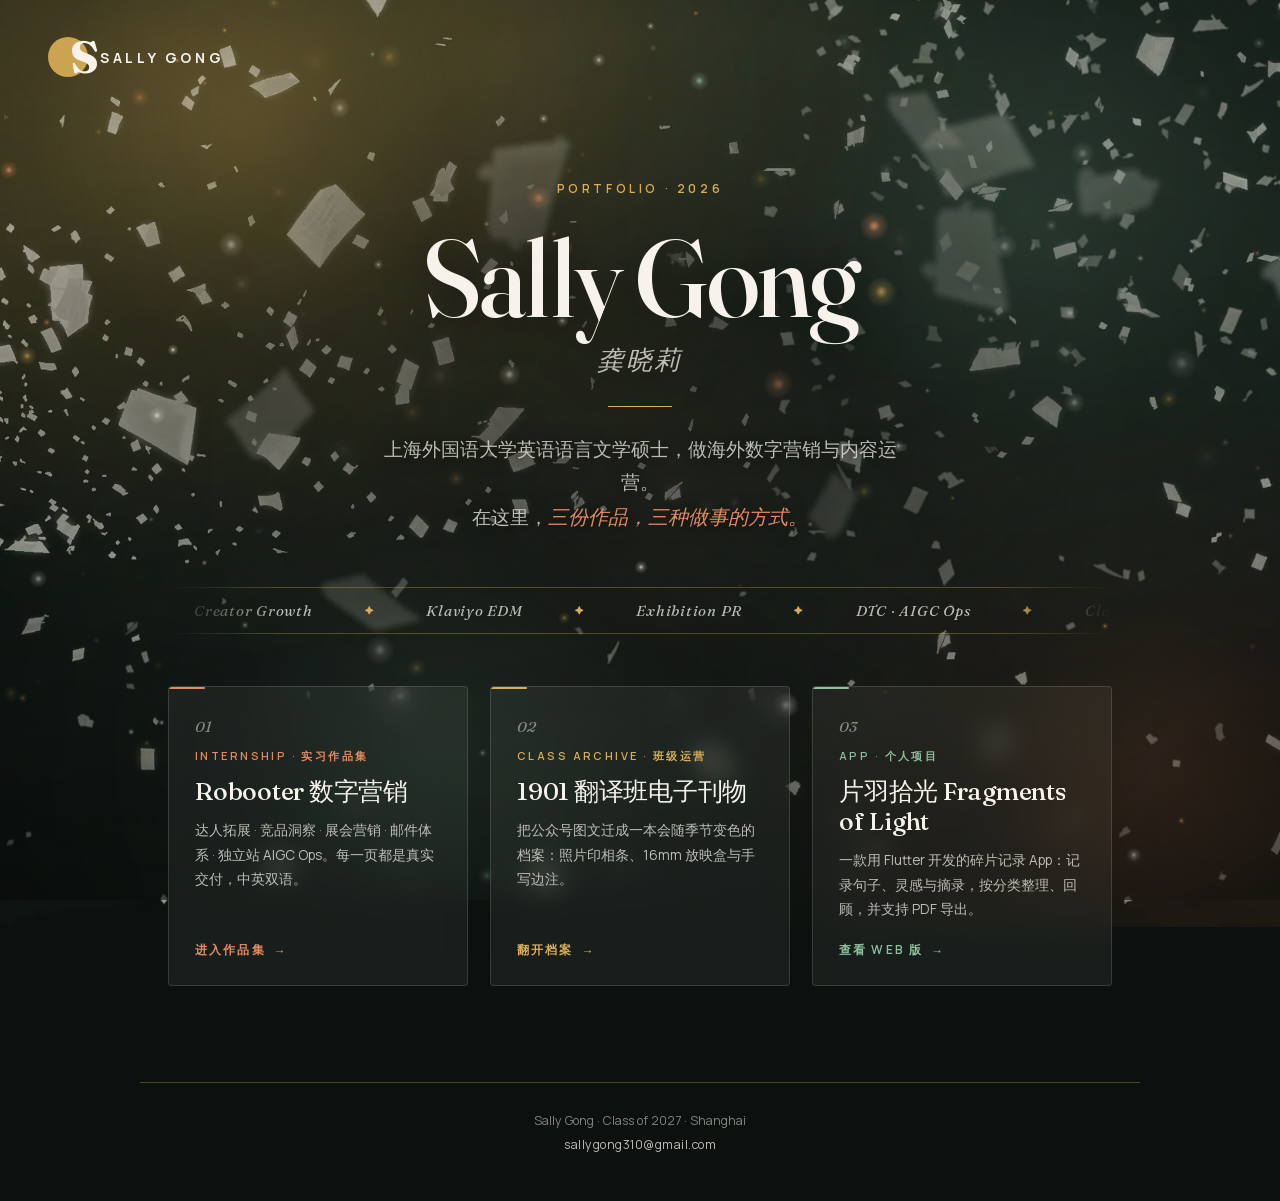
<file: index.html>
<!DOCTYPE html>
<html lang="zh-CN">
<head>
<meta charset="UTF-8">
<meta name="viewport" content="width=device-width, initial-scale=1.0">
<meta name="theme-color" content="#0c110f">
<title>龚晓莉 Sally Gong — Portfolio</title>
<link rel="icon" href="data:image/svg+xml,%3Csvg xmlns='http://www.w3.org/2000/svg' viewBox='0 0 64 64'%3E%3Crect width='64' height='64' rx='14' fill='%230c110f'/%3E%3Ccircle cx='24' cy='32' r='15' fill='%23D9AE56'/%3E%3Ctext x='40' y='47' font-family='Georgia,serif' font-weight='700' font-size='38' fill='%23F7F3EC' text-anchor='middle'%3ES%3C/text%3E%3C/svg%3E">
<meta name="description" content="Sally Gong 的个人网站：海外数字营销作品集、1901 翻译班电子刊物与片羽拾光 App。">
<link rel="preload" as="image" href="papers-bg.webp" media="(min-width:900px)">
<style>
@font-face{font-family:'Fraunces';font-style:normal;font-weight:300 700;font-display:swap;src:url('fonts/fraunces-latin.woff2') format('woff2');}
@font-face{font-family:'Fraunces';font-style:italic;font-weight:300 700;font-display:swap;src:url('fonts/fraunces-italic-latin.woff2') format('woff2');}
@font-face{font-family:'Manrope';font-style:normal;font-weight:200 800;font-display:swap;src:url('fonts/manrope-latin.woff2') format('woff2');}

:root{
  --night:#0c110f; --cream:#F7F3EC;
  --tx:#F7F3EC; --tx2:rgba(247,243,236,.74); --tx3:rgba(247,243,236,.5);
  --gold:#D9AE56; --gold-dim:rgba(217,174,86,.32);
  --terra:#B4552D; --terra-l:#E58B63; --sage-l:#8FBF9E;
  --line:rgba(247,243,236,.14);
  --font:"Manrope",-apple-system,BlinkMacSystemFont,"SF Pro Text","PingFang SC","Hiragino Sans GB","Microsoft YaHei",sans-serif;
  --serif:"Fraunces","Songti SC","Noto Serif SC",Georgia,serif;
  --ease:cubic-bezier(.22,.61,.36,1);
}
*{margin:0;padding:0;box-sizing:border-box;}
html{scroll-behavior:smooth;background:var(--night);}
body{
  position:relative;isolation:isolate;
  font-family:var(--font);color:var(--tx);background:var(--night);
  min-height:100vh;display:flex;flex-direction:column;align-items:center;
  -webkit-font-smoothing:antialiased;
}
::selection{background:rgba(217,174,86,.3);}

/* ---- Layer 1 · scene (outpainted paper-storm photo) ---- */
.bg{position:fixed;inset:-3%;z-index:-4;pointer-events:none;
  background:var(--night) url(papers-bg-sm.webp) 18% 40%/cover no-repeat;
  transform:translate3d(calc(var(--px,0) * -16px),calc(var(--py,0) * -10px),0);
  animation:kb 70s ease-in-out infinite alternate;will-change:transform;}
@media (min-width:900px){.bg{background-image:url(papers-bg.webp);}}
@keyframes kb{from{scale:1;}to{scale:1.07;}}

/* ---- Layer 2 · dark veil ---- */
.veil{position:fixed;inset:0;z-index:-3;pointer-events:none;
  background:
    radial-gradient(70% 55% at 50% 40%,rgba(8,12,10,.62),rgba(8,12,10,0) 75%),
    radial-gradient(120% 90% at 50% 45%,rgba(8,12,10,0) 45%,rgba(6,9,8,.7) 100%),
    linear-gradient(180deg,rgba(8,12,10,.28) 0%,rgba(8,12,10,.5) 100%);}

/* ---- Layer 3 · nebula particles ---- */
.nebula{position:fixed;inset:0;width:100%;height:100%;z-index:-2;pointer-events:none;}

/* ---- Layer 4 · grain ---- */
body::after{content:"";position:fixed;inset:0;z-index:60;pointer-events:none;opacity:.08;mix-blend-mode:overlay;background:url(grain.png) 0 0/200px 200px;}
.progress{position:fixed;top:0;left:0;right:0;height:2px;background:linear-gradient(90deg,var(--terra),var(--gold));z-index:61;transform:scaleX(0);transform-origin:left;display:none;}
@supports (animation-timeline:scroll()){.progress{display:block;animation:fill linear both;animation-timeline:scroll(root);}}
@keyframes fill{to{transform:scaleX(1);}}

/* ---- Logo · top left ---- */
.top{position:absolute;top:0;left:0;right:0;z-index:5;padding:28px clamp(20px,4vw,48px);}
.logo{display:inline-flex;align-items:center;gap:0;text-decoration:none;color:var(--tx);border-radius:6px;}
.mark{position:relative;display:block;width:52px;height:58px;flex:none;}
.disc{position:absolute;left:0;top:9px;width:40px;height:40px;border-radius:50%;background:var(--gold);opacity:.92;
  animation:pop .9s var(--ease) .1s backwards;transition:transform .55s var(--ease);}
.ltr{position:absolute;left:22px;top:0;font-family:var(--serif);font-optical-sizing:auto;font-weight:700;font-size:46px;line-height:58px;letter-spacing:-.02em;color:var(--cream);
  animation:fade .8s ease .5s backwards;transition:transform .55s var(--ease);}
.logo-name{font-size:14px;font-weight:700;letter-spacing:.26em;text-transform:uppercase;white-space:nowrap;
  animation:slide .9s var(--ease) .65s backwards;}
.logo:hover .disc{transform:translate(-3px,-1px);}
.logo:hover .ltr{transform:translateX(3px);}
@keyframes pop{from{transform:scale(.4);opacity:0;}}
@keyframes fade{from{opacity:0;transform:translateY(6px);}}
@keyframes slide{from{opacity:0;transform:translateX(-10px);}}
@media (max-width:520px){.mark{transform:scale(.85);transform-origin:left center;margin-right:-8px;}.logo-name{font-size:12.5px;letter-spacing:.2em;}}

/* ---- Hero ---- */
.wrap{width:min(1000px,100%);padding:clamp(120px,20vh,190px) 28px 24px;text-align:center;}
.mast{font-size:12px;font-weight:600;letter-spacing:.3em;text-transform:uppercase;color:var(--gold);}
h1{font-family:var(--serif);font-optical-sizing:auto;font-weight:500;
  font-size:clamp(52px,9.4vw,108px);line-height:1.02;letter-spacing:-.025em;margin-top:26px;text-shadow:0 2px 40px rgba(8,12,10,.5);}
h1 .zh{display:block;font-size:clamp(18px,2.6vw,26px);font-style:italic;font-weight:400;
  color:var(--tx2);margin-top:14px;letter-spacing:.1em;}
.rule{width:64px;height:1px;background:var(--gold);margin:32px auto 0;transform-origin:center;transform:scaleX(0);animation:grow .9s var(--ease) 1.2s forwards;}
@keyframes grow{to{transform:scaleX(1);}}
.claim{margin:26px auto 0;max-width:50ch;font-size:clamp(16px,2.1vw,18.5px);line-height:1.8;color:var(--tx2);text-shadow:0 1px 18px rgba(8,12,10,.7);}
.claim em{font-family:var(--serif);font-style:italic;color:var(--terra-l);font-size:1.08em;}

/* ---- Marquee ---- */
.marquee{margin:52px auto 0;overflow:hidden;border-top:1px solid var(--gold-dim);border-bottom:1px solid var(--gold-dim);padding:13px 0;
  -webkit-mask-image:linear-gradient(90deg,transparent,#000 12%,#000 88%,transparent);mask-image:linear-gradient(90deg,transparent,#000 12%,#000 88%,transparent);}
.marquee-track{display:flex;width:max-content;animation:scroll 48s linear infinite;}
.marquee:hover .marquee-track{animation-play-state:paused;}
.marquee span{font-family:var(--serif);font-style:italic;font-size:15px;letter-spacing:.05em;color:var(--tx2);padding:0 26px;white-space:nowrap;}
.marquee span::after{content:"✦";font-style:normal;font-size:9px;color:var(--gold);margin-left:52px;vertical-align:2px;}
@keyframes scroll{to{transform:translateX(-50%);}}

/* ---- Entries ---- */
.entries{display:grid;grid-template-columns:repeat(3,1fr);gap:22px;margin-top:52px;text-align:left;}
@media (max-width:860px){.entries{grid-template-columns:1fr;max-width:520px;margin-left:auto;margin-right:auto;}}
@property --o{syntax:"<number>";inherits:false;initial-value:0;}
.card{--c:var(--terra-l);--mx:50%;--my:50%;--o:0;position:relative;display:flex;flex-direction:column;gap:12px;
  background-color:rgba(247,243,236,.055);
  background-image:radial-gradient(300px circle at var(--mx) var(--my),rgba(217,174,86,calc(var(--o) * .15)),transparent 70%);
  -webkit-backdrop-filter:blur(14px) saturate(1.15);backdrop-filter:blur(14px) saturate(1.15);
  border:1px solid var(--line);border-radius:4px;padding:30px 26px 26px;
  text-decoration:none;color:var(--tx);overflow:hidden;
  transition:transform .35s var(--ease),box-shadow .35s ease,border-color .35s ease,background-color .35s ease,--o .4s ease;}
.card::before{content:"";position:absolute;left:0;top:0;height:2px;width:100%;background:var(--c);transform:scaleX(.12);transform-origin:left;transition:transform .45s var(--ease);}
.card::after{content:"";position:absolute;inset:9px;pointer-events:none;opacity:0;transition:opacity .35s ease;
  --k:linear-gradient(var(--c),var(--c));
  background:
    var(--k) 0 0/9px 1px no-repeat, var(--k) 0 0/1px 9px no-repeat,
    var(--k) 100% 0/9px 1px no-repeat, var(--k) 100% 0/1px 9px no-repeat,
    var(--k) 0 100%/9px 1px no-repeat, var(--k) 0 100%/1px 9px no-repeat,
    var(--k) 100% 100%/9px 1px no-repeat, var(--k) 100% 100%/1px 9px no-repeat;}
.card:hover,.card:focus-visible{--o:1;transform:translateY(-4px);border-color:var(--c);background-color:rgba(247,243,236,.085);
  box-shadow:0 20px 50px rgba(0,0,0,.35);outline:none;}
.card:hover::before,.card:focus-visible::before{transform:scaleX(1);}
.card:hover::after,.card:focus-visible::after{opacity:.75;}
.card .no{font-family:var(--serif);font-style:italic;font-size:15px;color:var(--tx3);transition:color .3s ease;}
.card:hover .no{color:var(--c);}
.card .tag{font-size:11px;font-weight:600;letter-spacing:.22em;text-transform:uppercase;color:var(--c);}
.card .name{font-family:var(--serif);font-weight:500;font-size:25px;line-height:1.2;letter-spacing:-.01em;}
.card .desc{font-size:13.5px;line-height:1.8;color:var(--tx2);flex:1;}
.card .go{margin-top:8px;font-size:12px;font-weight:600;letter-spacing:.18em;text-transform:uppercase;color:var(--c);
  display:inline-flex;gap:8px;align-items:center;}
.card .go i{font-style:normal;display:inline-block;transition:transform .3s var(--ease);}
.card:hover .go i{transform:translateX(5px);}
.card.wip{background-color:rgba(247,243,236,.025);border-style:dashed;}
.card.wip:hover{border-style:solid;}
.card.wip .no{display:flex;justify-content:space-between;align-items:center;}
.badge{font-family:var(--font);font-style:normal;font-size:10px;font-weight:600;letter-spacing:.16em;text-transform:uppercase;
  color:var(--sage-l);border:1px solid rgba(143,191,158,.45);border-radius:99px;padding:3px 9px;}

/* ---- Footer ---- */
.foot{width:min(1000px,100%);margin-top:72px;padding:26px 28px 44px;text-align:center;
  border-top:1px solid var(--gold-dim);font-size:12.5px;color:var(--tx3);line-height:1.9;}
.foot a{color:var(--tx2);text-decoration:none;letter-spacing:.04em;padding-bottom:2px;
  background:linear-gradient(currentColor,currentColor) 0 100%/0 1px no-repeat;transition:background-size .4s var(--ease),color .3s ease;}
.foot a:hover{color:var(--gold);background-size:100% 1px;}
a:focus-visible{outline:2px solid var(--gold);outline-offset:4px;}
.card:focus-visible{outline:2px solid var(--gold);outline-offset:3px;}

/* ---- Entrance ---- */
.rise{animation:rise .9s var(--ease) backwards;}
@keyframes rise{from{opacity:0;transform:translateY(14px);}}
.mast.rise{animation-delay:.5s;}
h1.rise{animation:reveal 1.2s var(--ease) .7s backwards;}
@keyframes reveal{from{clip-path:inset(0 0 100% 0);opacity:0;transform:translateY(18px);}to{clip-path:inset(-20% -10% -20% -10%);}}
.claim.rise{animation-delay:1.35s;}
.marquee.rise{animation-delay:1.5s;}
.entries .card:nth-child(1){animation-delay:1.7s;}
.entries .card:nth-child(2){animation-delay:1.85s;}
.entries .card:nth-child(3){animation-delay:2s;}
.foot.rise{animation-delay:2.2s;}

@media (prefers-reduced-motion:reduce){
  .rule,.rise,h1.rise,.disc,.ltr,.logo-name{animation:none;opacity:1;transform:none;clip-path:none;}
  .rule{transform:none;}
  .bg,.marquee-track,.progress{animation:none;}
  .bg{transform:none;}
  .marquee{overflow-x:auto;}
  .card,.card::before,.card .go i,.disc,.ltr{transition:none;}
}
</style>
</head>
<body>
<div class="bg" aria-hidden="true"></div>
<div class="veil" aria-hidden="true"></div>
<canvas class="nebula" aria-hidden="true"></canvas>
<div class="progress" aria-hidden="true"></div>

<header class="top">
  <a class="logo" href="index.html" aria-label="Sally Gong — 首页">
    <span class="mark" aria-hidden="true"><span class="disc"></span><span class="ltr">S</span></span>
    <span class="logo-name">Sally Gong</span>
  </a>
</header>

<main class="wrap">
  <p class="mast rise">Portfolio · 2026</p>
  <h1 class="rise">Sally Gong<span class="zh">龚晓莉</span></h1>
  <div class="rule" aria-hidden="true"></div>
  <p class="claim rise">上海外国语大学英语语言文学硕士，做海外数字营销与内容运营。<br>在这里，<em>三份作品，三种做事的方式。</em></p>

  <div class="marquee rise" aria-hidden="true"><div class="marquee-track"><span>Creator Growth</span><span>Klaviyo EDM</span><span>Exhibition PR</span><span>DTC · AIGC Ops</span><span>Class Archive</span><span>Flutter App</span><span>Creator Growth</span><span>Klaviyo EDM</span><span>Exhibition PR</span><span>DTC · AIGC Ops</span><span>Class Archive</span><span>Flutter App</span></div></div>

  <nav class="entries" aria-label="作品入口">
    <a class="card rise" href="internship/index.html" style="--c:var(--terra-l)">
      <span class="no">01</span>
      <span class="tag">Internship · 实习作品集</span>
      <span class="name">Robooter 数字营销</span>
      <span class="desc">达人拓展 · 竞品洞察 · 展会营销 · 邮件体系 · 独立站 AIGC Ops。每一页都是真实交付，中英双语。</span>
      <span class="go">进入作品集 <i>→</i></span>
    </a>
    <a class="card rise" href="class-archive/index.html" style="--c:var(--gold)">
      <span class="no">02</span>
      <span class="tag">Class Archive · 班级运营</span>
      <span class="name">1901 翻译班电子刊物</span>
      <span class="desc">把公众号图文迁成一本会随季节变色的档案：照片印相条、16mm 放映盒与手写边注。</span>
      <span class="go">翻开档案 <i>→</i></span>
    </a>
    <a class="card rise" href="app/index.html" style="--c:var(--sage-l)">
      <span class="no">03</span>
      <span class="tag">App · 个人项目</span>
      <span class="name">片羽拾光 Fragments of Light</span>
      <span class="desc">一款用 Flutter 开发的碎片记录 App：记录句子、灵感与摘录，按分类整理、回顾，并支持 PDF 导出。</span>
      <span class="go">查看 Web 版 <i>→</i></span>
    </a>
  </nav>
</main>

<footer class="foot rise">
  <span>Sally Gong · Class of 2027 · Shanghai</span><br>
  <a href="mailto:sallygong310@gmail.com">sallygong310@gmail.com</a>
</footer>

<script>
/* card spotlight + scene parallax */
(function(){
  if(!matchMedia('(hover:hover) and (prefers-reduced-motion:no-preference)').matches) return;
  document.querySelectorAll('.card').forEach(function(c){
    c.addEventListener('pointermove',function(e){
      var r=c.getBoundingClientRect();
      c.style.setProperty('--mx',(e.clientX-r.left)+'px');
      c.style.setProperty('--my',(e.clientY-r.top)+'px');
    });
  });
  var root=document.documentElement,pending=false,nx=0,ny=0;
  addEventListener('pointermove',function(e){
    nx=e.clientX/innerWidth-.5;ny=e.clientY/innerHeight-.5;
    if(pending)return;pending=true;
    requestAnimationFrame(function(){pending=false;root.style.setProperty('--px',nx.toFixed(3));root.style.setProperty('--py',ny.toFixed(3));});
  },{passive:true});
})();

/* nebula particles */
(function(){
  var cv=document.querySelector('.nebula');if(!cv||!cv.getContext)return;
  var ctx=cv.getContext('2d'),reduce=matchMedia('(prefers-reduced-motion:reduce)').matches;
  var W=0,H=0,dpr=1,parts=[],blobs=[],mx=-9999,my=-9999,raf=0,rt=0;
  var COL=['217,174,86','229,139,99','143,191,158','247,243,236'];
  function glow(rgb,s){var c=document.createElement('canvas');c.width=c.height=s;var g=c.getContext('2d'),r=g.createRadialGradient(s/2,s/2,0,s/2,s/2,s/2);
    r.addColorStop(0,'rgba('+rgb+',1)');r.addColorStop(.4,'rgba('+rgb+',.3)');r.addColorStop(1,'rgba('+rgb+',0)');g.fillStyle=r;g.fillRect(0,0,s,s);return c;}
  var dot=COL.map(function(c){return glow(c,64);}),cloud=COL.slice(0,3).map(function(c){return glow(c,256);});
  function init(){
    var n=Math.round(Math.min(230,Math.max(70,W*H/8200)));parts=[];
    for(var i=0;i<n;i++){var k=Math.random();
      parts.push({x:Math.random()*W,y:Math.random()*H,r:.5+Math.pow(Math.random(),3)*2.3,c:k<.5?3:k<.78?0:k<.9?1:2,
        a:.3+Math.random()*.6,ph:Math.random()*6.28,sp:.12+Math.random()*.45,vx:0,vy:0});}
    blobs=[];var cfg=[[.16,.14,0,520,.22],[.82,.2,2,560,.17],[.55,.55,1,460,.12],[.3,.85,2,520,.14],[.9,.8,1,420,.14],[.45,.1,0,380,.13]];
    cfg.forEach(function(b,i){blobs.push({x:b[0],y:b[1],c:b[2],r:Math.min(b[3],Math.max(W,H)*.5),a:b[4],p:i*1.9,s:.00005+i*.00001,ox:40+i*8,oy:30+i*6});});
  }
  function resize(){
    dpr=Math.min(window.devicePixelRatio||1,2);W=innerWidth;H=innerHeight;
    cv.width=Math.round(W*dpr);cv.height=Math.round(H*dpr);init();if(reduce)frame(0);
  }
  function frame(T){
    ctx.setTransform(dpr,0,0,dpr,0,0);ctx.clearRect(0,0,W,H);ctx.globalCompositeOperation='lighter';
    for(var i=0;i<blobs.length;i++){var b=blobs[i];
      ctx.globalAlpha=b.a*(.75+.25*Math.sin(T*.0003+b.p));
      var x=b.x*W+Math.cos(T*b.s+b.p)*b.ox,y=b.y*H+Math.sin(T*b.s*1.3+b.p)*b.oy;
      ctx.drawImage(cloud[b.c],x-b.r,y-b.r,b.r*2,b.r*2);}
    for(var j=0;j<parts.length;j++){var p=parts[j];
      var ang=(Math.sin(p.x*.0021+T*.00006)+Math.cos(p.y*.0026-T*.00005))*Math.PI;
      p.vx+=(Math.cos(ang)*p.sp-p.vx)*.02;p.vy+=(Math.sin(ang)*p.sp*.6-.04-p.vy)*.02;
      var dx=p.x-mx,dy=p.y-my,d2=dx*dx+dy*dy;
      if(d2<22000){var d=Math.sqrt(d2)+1,f=(1-d2/22000)*.35;p.vx+=dx/d*f;p.vy+=dy/d*f;}
      p.x+=p.vx;p.y+=p.vy;
      if(p.x<-20)p.x=W+20;else if(p.x>W+20)p.x=-20;if(p.y<-20)p.y=H+20;else if(p.y>H+20)p.y=-20;
      ctx.globalAlpha=p.a*(.55+.45*Math.sin(T*.0012*(1+p.sp)+p.ph));
      var s=p.r*6;ctx.drawImage(dot[p.c],p.x-s,p.y-s,s*2,s*2);}
    ctx.globalAlpha=1;ctx.globalCompositeOperation='source-over';
    if(!reduce)raf=requestAnimationFrame(frame);
  }
  resize();if(!reduce)raf=requestAnimationFrame(frame);
  addEventListener('resize',function(){clearTimeout(rt);rt=setTimeout(resize,150);});
  if(!reduce&&matchMedia('(hover:hover)').matches){
    addEventListener('pointermove',function(e){mx=e.clientX;my=e.clientY;},{passive:true});
    document.addEventListener('pointerleave',function(){mx=my=-9999;});
  }
})();
</script>
</body>
</html>
</file>
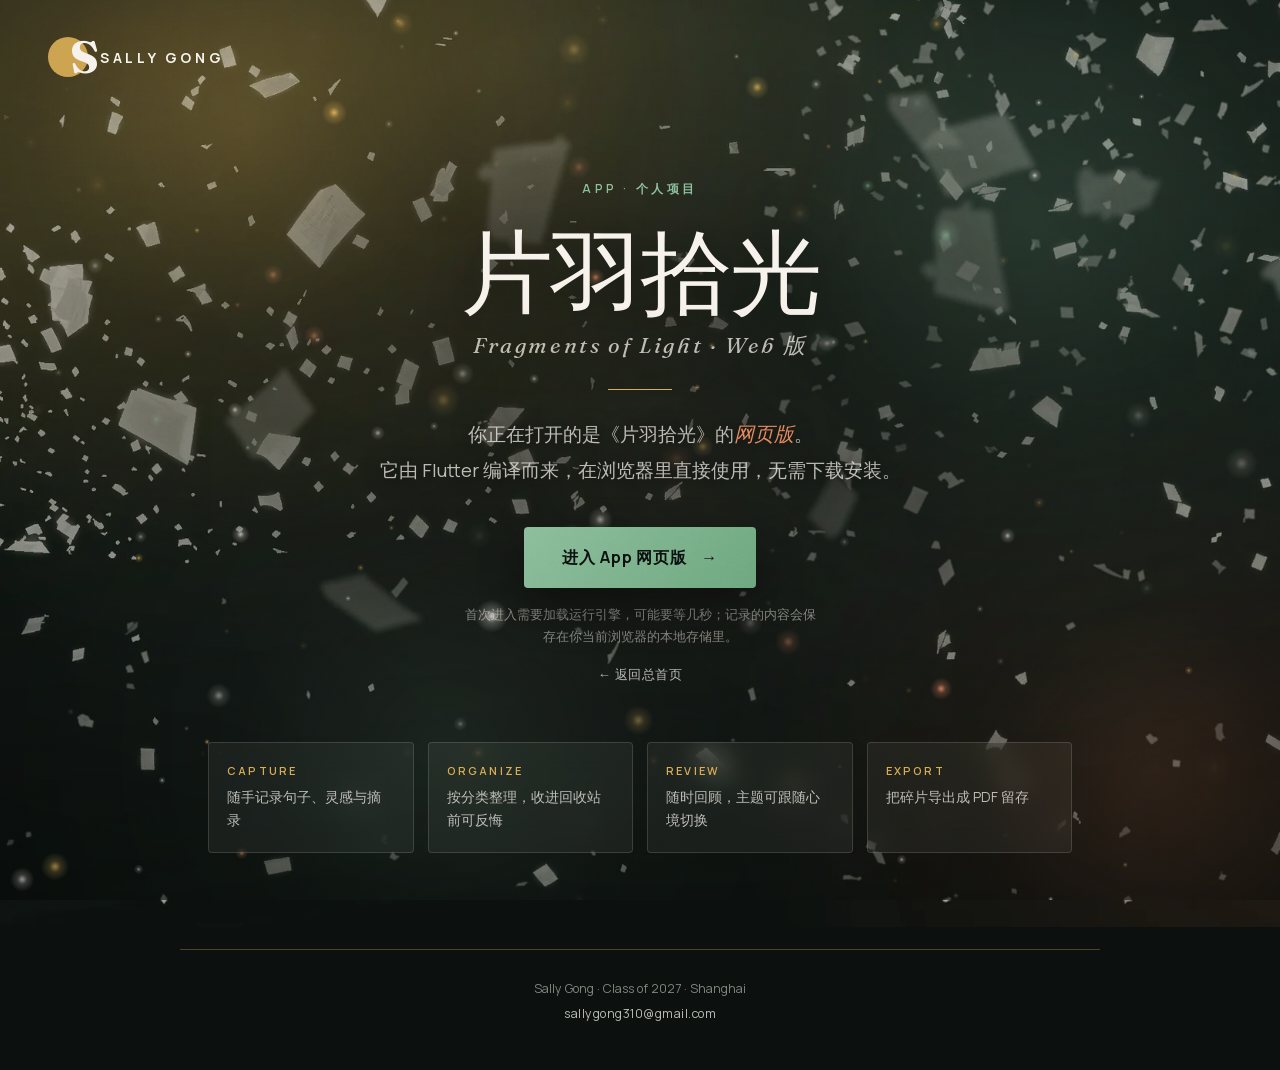
<file: app/index.html>
<!DOCTYPE html>
<html lang="zh-CN">
<head>
<meta charset="UTF-8">
<meta name="viewport" content="width=device-width, initial-scale=1.0">
<meta name="theme-color" content="#0c110f">
<title>片羽拾光 · Web 版 — Sally Gong</title>
<link rel="icon" href="favicon.png">
<meta name="description" content="《片羽拾光 Fragments of Light》网页版：在浏览器里记录碎片、分类整理、回顾与导出 PDF，无需安装。">
<link rel="preload" as="image" href="../papers-bg.webp" media="(min-width:900px)">
<style>
@font-face{font-family:'Fraunces';font-style:normal;font-weight:300 700;font-display:swap;src:url('../fonts/fraunces-latin.woff2') format('woff2');}
@font-face{font-family:'Fraunces';font-style:italic;font-weight:300 700;font-display:swap;src:url('../fonts/fraunces-italic-latin.woff2') format('woff2');}
@font-face{font-family:'Manrope';font-style:normal;font-weight:200 800;font-display:swap;src:url('../fonts/manrope-latin.woff2') format('woff2');}

:root{
  --night:#0c110f; --cream:#F7F3EC;
  --tx:#F7F3EC; --tx2:rgba(247,243,236,.74); --tx3:rgba(247,243,236,.5);
  --gold:#D9AE56; --gold-dim:rgba(217,174,86,.32);
  --terra:#B4552D; --terra-l:#E58B63; --sage-l:#8FBF9E;
  --line:rgba(247,243,236,.14);
  --font:"Manrope",-apple-system,BlinkMacSystemFont,"SF Pro Text","PingFang SC","Hiragino Sans GB","Microsoft YaHei",sans-serif;
  --serif:"Fraunces","Songti SC","Noto Serif SC",Georgia,serif;
  --ease:cubic-bezier(.22,.61,.36,1);
}
*{margin:0;padding:0;box-sizing:border-box;}
html{scroll-behavior:smooth;background:var(--night);}
body{
  position:relative;isolation:isolate;
  font-family:var(--font);color:var(--tx);background:var(--night);
  min-height:100vh;display:flex;flex-direction:column;align-items:center;
  -webkit-font-smoothing:antialiased;
}
::selection{background:rgba(217,174,86,.3);}

/* ---- scene layers（与总首页一致） ---- */
.bg{position:fixed;inset:-3%;z-index:-4;pointer-events:none;
  background:var(--night) url('../papers-bg-sm.webp') 18% 40%/cover no-repeat;
  animation:kb 70s ease-in-out infinite alternate;will-change:transform;}
@media (min-width:900px){.bg{background-image:url('../papers-bg.webp');}}
@keyframes kb{from{scale:1;}to{scale:1.07;}}
.veil{position:fixed;inset:0;z-index:-3;pointer-events:none;
  background:
    radial-gradient(70% 55% at 50% 40%,rgba(8,12,10,.62),rgba(8,12,10,0) 75%),
    radial-gradient(120% 90% at 50% 45%,rgba(8,12,10,0) 45%,rgba(6,9,8,.7) 100%),
    linear-gradient(180deg,rgba(8,12,10,.28) 0%,rgba(8,12,10,.5) 100%);}
.nebula{position:fixed;inset:0;width:100%;height:100%;z-index:-2;pointer-events:none;}
body::after{content:"";position:fixed;inset:0;z-index:60;pointer-events:none;opacity:.08;mix-blend-mode:overlay;background:url('../grain.png') 0 0/200px 200px;}

/* ---- Logo ---- */
.top{position:absolute;top:0;left:0;right:0;z-index:5;padding:28px clamp(20px,4vw,48px);}
.logo{display:inline-flex;align-items:center;gap:0;text-decoration:none;color:var(--tx);border-radius:6px;}
.mark{position:relative;display:block;width:52px;height:58px;flex:none;}
.disc{position:absolute;left:0;top:9px;width:40px;height:40px;border-radius:50%;background:var(--gold);opacity:.92;
  animation:pop .9s var(--ease) .1s backwards;transition:transform .55s var(--ease);}
.ltr{position:absolute;left:22px;top:0;font-family:var(--serif);font-optical-sizing:auto;font-weight:700;font-size:46px;line-height:58px;letter-spacing:-.02em;color:var(--cream);
  animation:fade .8s ease .5s backwards;transition:transform .55s var(--ease);}
.logo-name{font-size:14px;font-weight:700;letter-spacing:.26em;text-transform:uppercase;white-space:nowrap;
  animation:slide .9s var(--ease) .65s backwards;}
.logo:hover .disc{transform:translate(-3px,-1px);}
.logo:hover .ltr{transform:translateX(3px);}
@keyframes pop{from{transform:scale(.4);opacity:0;}}
@keyframes fade{from{opacity:0;transform:translateY(6px);}}
@keyframes slide{from{opacity:0;transform:translateX(-10px);}}
@media (max-width:520px){.mark{transform:scale(.85);transform-origin:left center;margin-right:-8px;}.logo-name{font-size:12.5px;letter-spacing:.2em;}}

/* ---- Hero ---- */
.wrap{width:min(920px,100%);padding:clamp(120px,20vh,190px) 28px 24px;text-align:center;}
.mast{font-size:12px;font-weight:600;letter-spacing:.3em;text-transform:uppercase;color:var(--sage-l);}
h1{font-family:var(--serif);font-optical-sizing:auto;font-weight:500;
  font-size:clamp(46px,8.4vw,92px);line-height:1.04;letter-spacing:-.025em;margin-top:26px;text-shadow:0 2px 40px rgba(8,12,10,.5);}
h1 .zh{display:block;font-size:clamp(16px,2.3vw,22px);font-style:italic;font-weight:400;
  color:var(--tx2);margin-top:14px;letter-spacing:.12em;}
.rule{width:64px;height:1px;background:var(--gold);margin:32px auto 0;transform-origin:center;transform:scaleX(0);animation:grow .9s var(--ease) 1.1s forwards;}
@keyframes grow{to{transform:scaleX(1);}}
.claim{margin:26px auto 0;max-width:52ch;font-size:clamp(16px,2.1vw,18.5px);line-height:1.85;color:var(--tx2);text-shadow:0 1px 18px rgba(8,12,10,.7);}
.claim em{font-family:var(--serif);font-style:italic;color:var(--terra-l);font-size:1.08em;}

/* ---- CTA ---- */
.cta-row{margin-top:40px;display:flex;flex-direction:column;align-items:center;gap:16px;}
.cta{--c:var(--sage-l);--o:0;position:relative;display:inline-flex;align-items:center;gap:14px;
  padding:19px 38px;border-radius:4px;text-decoration:none;color:var(--night);
  background:linear-gradient(135deg,var(--sage-l),#6FA981);
  font-weight:700;font-size:16px;letter-spacing:.06em;overflow:hidden;
  box-shadow:0 18px 44px rgba(0,0,0,.38);
  transition:transform .3s var(--ease),box-shadow .3s ease,filter .3s ease;}
.cta:hover,.cta:focus-visible{transform:translateY(-3px);filter:brightness(1.07);box-shadow:0 26px 60px rgba(0,0,0,.48);outline:none;}
.cta:focus-visible{outline:2px solid var(--gold);outline-offset:4px;}
.cta i{font-style:normal;display:inline-block;transition:transform .3s var(--ease);}
.cta:hover i,.cta:focus-visible i{transform:translateX(6px);}
.cta-note{font-size:12.5px;line-height:1.8;color:var(--tx3);max-width:44ch;}
.back{font-size:13px;color:var(--tx2);text-decoration:none;letter-spacing:.04em;padding-bottom:2px;
  background:linear-gradient(currentColor,currentColor) 0 100%/0 1px no-repeat;transition:background-size .4s var(--ease),color .3s ease;}
.back:hover{color:var(--gold);background-size:100% 1px;}

/* ---- Features ---- */
.feats{display:grid;grid-template-columns:repeat(4,1fr);gap:14px;margin-top:56px;text-align:left;}
@media (max-width:760px){.feats{grid-template-columns:repeat(2,1fr);}}
@media (max-width:420px){.feats{grid-template-columns:1fr;}}
.feat{background-color:rgba(247,243,236,.055);border:1px solid var(--line);border-radius:4px;padding:20px 18px;
  -webkit-backdrop-filter:blur(14px) saturate(1.15);backdrop-filter:blur(14px) saturate(1.15);}
.feat .k{font-size:11px;font-weight:600;letter-spacing:.2em;text-transform:uppercase;color:var(--gold);}
.feat .v{margin-top:8px;font-size:13.5px;line-height:1.7;color:var(--tx2);}

/* ---- Footer ---- */
.foot{width:min(920px,100%);margin-top:72px;padding:26px 28px 44px;text-align:center;
  border-top:1px solid var(--gold-dim);font-size:12.5px;color:var(--tx3);line-height:2;}
.foot a{color:var(--tx2);text-decoration:none;letter-spacing:.04em;padding-bottom:2px;
  background:linear-gradient(currentColor,currentColor) 0 100%/0 1px no-repeat;transition:background-size .4s var(--ease),color .3s ease;}
.foot a:hover{color:var(--gold);background-size:100% 1px;}

/* ---- Entrance ---- */
.rise{animation:rise .9s var(--ease) backwards;}
@keyframes rise{from{opacity:0;transform:translateY(14px);}}
.mast.rise{animation-delay:.4s;}
h1.rise{animation:reveal 1.2s var(--ease) .6s backwards;}
@keyframes reveal{from{clip-path:inset(0 0 100% 0);opacity:0;transform:translateY(18px);}to{clip-path:inset(-20% -10% -20% -10%);}}
.claim.rise{animation-delay:1.25s;}
.cta-row.rise{animation-delay:1.45s;}
.feats.rise{animation-delay:1.65s;}
.foot.rise{animation-delay:1.85s;}

@media (prefers-reduced-motion:reduce){
  .rule,.rise,h1.rise,.disc,.ltr,.logo-name{animation:none;opacity:1;transform:none;clip-path:none;}
  .rule{transform:none;}
  .bg,.cta{animation:none;}
  .cta,.cta i,.disc,.ltr{transition:none;}
}
</style>
</head>
<body>
<div class="bg" aria-hidden="true"></div>
<div class="veil" aria-hidden="true"></div>
<canvas class="nebula" aria-hidden="true"></canvas>

<header class="top">
  <a class="logo" href="../index.html" aria-label="Sally Gong — 返回总首页">
    <span class="mark" aria-hidden="true"><span class="disc"></span><span class="ltr">S</span></span>
    <span class="logo-name">Sally Gong</span>
  </a>
</header>

<main class="wrap">
  <p class="mast rise">App · 个人项目</p>
  <h1 class="rise">片羽拾光<span class="zh">Fragments of Light · Web 版</span></h1>
  <div class="rule" aria-hidden="true"></div>
  <p class="claim rise">你正在打开的是《片羽拾光》的<em>网页版</em>。<br>它由 Flutter 编译而来，在浏览器里直接使用，无需下载安装。</p>

  <div class="cta-row rise">
    <a class="cta" href="app.html">
      进入 App 网页版
      <i aria-hidden="true">→</i>
    </a>
    <p class="cta-note">首次进入需要加载运行引擎，可能要等几秒；记录的内容会保存在你当前浏览器的本地存储里。</p>
    <a class="back" href="../index.html">← 返回总首页</a>
  </div>

  <div class="feats rise">
    <div class="feat"><div class="k">Capture</div><div class="v">随手记录句子、灵感与摘录</div></div>
    <div class="feat"><div class="k">Organize</div><div class="v">按分类整理，收进回收站前可反悔</div></div>
    <div class="feat"><div class="k">Review</div><div class="v">随时回顾，主题可跟随心境切换</div></div>
    <div class="feat"><div class="k">Export</div><div class="v">把碎片导出成 PDF 留存</div></div>
  </div>
</main>

<footer class="foot rise">
  <span>Sally Gong · Class of 2027 · Shanghai</span><br>
  <a href="mailto:sallygong310@gmail.com">sallygong310@gmail.com</a>
</footer>

<script>
/* nebula particles（与总首页同一套引擎） */
(function(){
  var cv=document.querySelector('.nebula');if(!cv||!cv.getContext)return;
  var ctx=cv.getContext('2d'),reduce=matchMedia('(prefers-reduced-motion:reduce)').matches;
  var W=0,H=0,dpr=1,parts=[],blobs=[],mx=-9999,my=-9999,raf=0,rt=0;
  var COL=['217,174,86','229,139,99','143,191,158','247,243,236'];
  function glow(rgb,s){var c=document.createElement('canvas');c.width=c.height=s;var g=c.getContext('2d'),r=g.createRadialGradient(s/2,s/2,0,s/2,s/2,s/2);
    r.addColorStop(0,'rgba('+rgb+',1)');r.addColorStop(.4,'rgba('+rgb+',.3)');r.addColorStop(1,'rgba('+rgb+',0)');g.fillStyle=r;g.fillRect(0,0,s,s);return c;}
  var dot=COL.map(function(c){return glow(c,64);}),cloud=COL.slice(0,3).map(function(c){return glow(c,256);});
  function init(){
    var n=Math.round(Math.min(230,Math.max(70,W*H/8200)));parts=[];
    for(var i=0;i<n;i++){var k=Math.random();
      parts.push({x:Math.random()*W,y:Math.random()*H,r:.5+Math.pow(Math.random(),3)*2.3,c:k<.5?3:k<.78?0:k<.9?1:2,
        a:.3+Math.random()*.6,ph:Math.random()*6.28,sp:.12+Math.random()*.45,vx:0,vy:0});}
    blobs=[];var cfg=[[.16,.14,0,520,.22],[.82,.2,2,560,.17],[.55,.55,1,460,.12],[.3,.85,2,520,.14],[.9,.8,1,420,.14],[.45,.1,0,380,.13]];
    cfg.forEach(function(b,i){blobs.push({x:b[0],y:b[1],c:b[2],r:Math.min(b[3],Math.max(W,H)*.5),a:b[4],p:i*1.9,s:.00005+i*.00001,ox:40+i*8,oy:30+i*6});});
  }
  function resize(){
    dpr=Math.min(window.devicePixelRatio||1,2);W=innerWidth;H=innerHeight;
    cv.width=Math.round(W*dpr);cv.height=Math.round(H*dpr);init();if(reduce)frame(0);
  }
  function frame(T){
    ctx.setTransform(dpr,0,0,dpr,0,0);ctx.clearRect(0,0,W,H);ctx.globalCompositeOperation='lighter';
    for(var i=0;i<blobs.length;i++){var b=blobs[i];
      ctx.globalAlpha=b.a*(.75+.25*Math.sin(T*.0003+b.p));
      var x=b.x*W+Math.cos(T*b.s+b.p)*b.ox,y=b.y*H+Math.sin(T*b.s*1.3+b.p)*b.oy;
      ctx.drawImage(cloud[b.c],x-b.r,y-b.r,b.r*2,b.r*2);}
    for(var j=0;j<parts.length;j++){var p=parts[j];
      var ang=(Math.sin(p.x*.0021+T*.00006)+Math.cos(p.y*.0026-T*.00005))*Math.PI;
      p.vx+=(Math.cos(ang)*p.sp-p.vx)*.02;p.vy+=(Math.sin(ang)*p.sp*.6-.04-p.vy)*.02;
      var dx=p.x-mx,dy=p.y-my,d2=dx*dx+dy*dy;
      if(d2<22000){var d=Math.sqrt(d2)+1,f=(1-d2/22000)*.35;p.vx+=dx/d*f;p.vy+=dy/d*f;}
      p.x+=p.vx;p.y+=p.vy;
      if(p.x<-20)p.x=W+20;else if(p.x>W+20)p.x=-20;if(p.y<-20)p.y=H+20;else if(p.y>H+20)p.y=-20;
      ctx.globalAlpha=p.a*(.55+.45*Math.sin(T*.0012*(1+p.sp)+p.ph));
      var s=p.r*6;ctx.drawImage(dot[p.c],p.x-s,p.y-s,s*2,s*2);}
    ctx.globalAlpha=1;ctx.globalCompositeOperation='source-over';
    if(!reduce)raf=requestAnimationFrame(frame);
  }
  resize();if(!reduce)raf=requestAnimationFrame(frame);
  addEventListener('resize',function(){clearTimeout(rt);rt=setTimeout(resize,150);});
  if(!reduce&&matchMedia('(hover:hover)').matches){
    addEventListener('pointermove',function(e){mx=e.clientX;my=e.clientY;},{passive:true});
    document.addEventListener('pointerleave',function(){mx=my=-9999;});
  }
})();
</script>
</body>
</html>
</file>
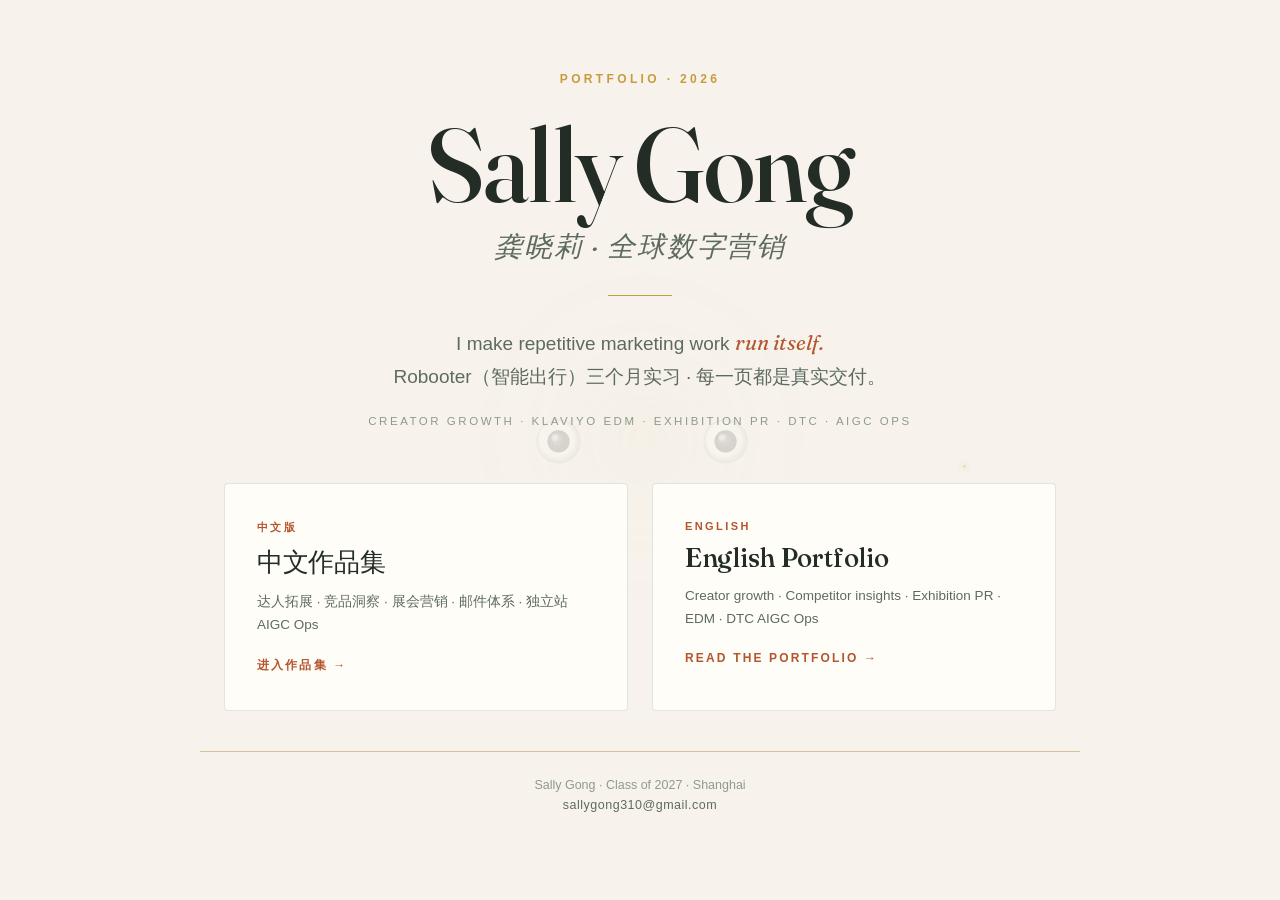
<file: internship/index.html>
<!DOCTYPE html>
<html lang="zh-CN">
<head>
<meta charset="UTF-8">
<link rel="icon" type="image/svg+xml" href="data:image/svg+xml,%3Csvg xmlns='http://www.w3.org/2000/svg' viewBox='0 0 64 64'%3E%3Ccircle cx='32' cy='32' r='26' fill='%23F7F3EC' stroke='%23C99B3F' stroke-opacity='.6'/%3E%3Ccircle cx='24' cy='21' r='2.6' fill='%23232D26'/%3E%3Ccircle cx='34' cy='17' r='1.8' fill='%23232D26'/%3E%3Ccircle cx='42' cy='24' r='2.2' fill='%23232D26'/%3E%3Ccircle cx='19' cy='31' r='1.6' fill='%23232D26'/%3E%3Ccircle cx='46' cy='33' r='2.4' fill='%23232D26'/%3E%3Ccircle cx='25' cy='43' r='2' fill='%23232D26'/%3E%3Ccircle cx='36' cy='45' r='2.5' fill='%23232D26'/%3E%3Ccircle cx='44' cy='41' r='1.5' fill='%23232D26'/%3E%3Ccircle cx='29' cy='25' r='1.4' fill='%23C99B3F'/%3E%3Ccircle cx='41' cy='35' r='1.4' fill='%23B4552D'/%3E%3Ccircle cx='21' cy='38' r='1.3' fill='%23C99B3F'/%3E%3Ccircle cx='26' cy='30' r='4.2' fill='%23FFFFFF'/%3E%3Ccircle cx='38' cy='30' r='4.2' fill='%23FFFFFF'/%3E%3Ccircle cx='27.2' cy='30.6' r='2.1' fill='%23232D26'/%3E%3Ccircle cx='39.2' cy='30.6' r='2.1' fill='%23232D26'/%3E%3Ccircle cx='26.4' cy='29.7' r='.7' fill='%23FFFFFF'/%3E%3Ccircle cx='38.4' cy='29.7' r='.7' fill='%23FFFFFF'/%3E%3C/svg%3E">
<meta name="viewport" content="width=device-width, initial-scale=1.0">
<title>龚晓莉 Sally Gong — 个人作品集 · Portfolio</title>
<meta name="description" content="Sally Gong — 海外数字营销作品集（Robooter 实习）。English / 中文 双语入口。">
<style>
@font-face{
  font-family:'Fraunces';font-style:normal;font-weight:300 700;font-display:swap;
  src:url('fonts/fraunces-latin.woff2') format('woff2');
}
@font-face{
  font-family:'Fraunces';font-style:italic;font-weight:300 700;font-display:swap;
  src:url('fonts/fraunces-italic-latin.woff2') format('woff2');
}
:root{
  --cream:#F7F3EC; --card:#FFFDF8; --ink:#232D26; --ink2:#5D6B5F; --ink3:#8F9A8D;
  --terra:#B4552D; --gold:#C99B3F; --gold-dim:rgba(176,141,62,.45);
  --font:"Manrope",-apple-system,BlinkMacSystemFont,"PingFang SC","Hiragino Sans GB","Microsoft YaHei",sans-serif;
  --serif:"Fraunces","Songti SC",Georgia,serif;
}
*{margin:0;padding:0;box-sizing:border-box;}
body{font-family:var(--font);background:var(--cream);color:var(--ink);min-height:100vh;
  display:flex;flex-direction:column;align-items:center;-webkit-font-smoothing:antialiased;}
.wrap{width:min(880px,100%);padding:72px 24px 40px;text-align:center;}
.mast{font-size:12px;font-weight:600;letter-spacing:.28em;text-transform:uppercase;color:var(--gold);}
h1{font-family:var(--serif);font-optical-sizing:auto;font-weight:500;
  font-size:clamp(56px,10vw,104px);line-height:1.02;letter-spacing:-.02em;margin-top:26px;}
h1 .zh{display:block;font-size:clamp(20px,3vw,28px);font-style:italic;font-weight:400;
  color:var(--ink2);margin-top:14px;letter-spacing:.06em;}
.rule{width:64px;height:1px;background:var(--gold);margin:34px auto 0;}
.claim{margin-top:30px;font-size:clamp(16px,2.2vw,19px);line-height:1.7;color:var(--ink2);max-width:52ch;margin-left:auto;margin-right:auto;}
.claim em{font-family:var(--serif);font-style:italic;color:var(--terra);font-size:1.08em;}
.meta{margin-top:22px;font-size:11.5px;letter-spacing:.22em;text-transform:uppercase;color:var(--ink3);}
.langs{display:grid;grid-template-columns:1fr 1fr;gap:24px;margin-top:56px;text-align:left;}
@media (max-width:680px){.langs{grid-template-columns:1fr;}}
.lang-card{display:flex;flex-direction:column;gap:10px;background:var(--card);
  border:1px solid rgba(35,45,38,.12);border-radius:4px;padding:36px 32px;text-decoration:none;color:var(--ink);
  transition:transform .3s cubic-bezier(.22,.61,.36,1),box-shadow .3s ease,border-color .3s ease;}
.lang-card:hover{transform:translateY(-4px);box-shadow:0 18px 44px rgba(35,45,38,.12);border-color:var(--gold-dim);}
.lang-card .tag{font-size:11px;font-weight:600;letter-spacing:.22em;text-transform:uppercase;color:var(--terra);}
.lang-card .name{font-family:var(--serif);font-weight:500;font-size:26px;letter-spacing:-.01em;}
.lang-card .desc{font-size:13.5px;color:var(--ink2);line-height:1.75;}
.lang-card .go{margin-top:10px;font-size:12px;font-weight:600;letter-spacing:.18em;text-transform:uppercase;color:var(--terra);}
.foot{width:min(880px,100%);padding:26px 24px 44px;text-align:center;
  border-top:1px solid var(--gold-dim);font-size:12.5px;color:var(--ink3);}
.foot .mail{display:inline-block;margin-top:6px;color:var(--ink2);text-decoration:none;letter-spacing:.04em;}
.foot .mail:hover{color:var(--terra);}
@media (prefers-reduced-motion:reduce){.lang-card{transition:none;}.lang-card:hover{transform:none;}}

/* ===== 背景小向导（借鉴 cloudstudio.es 的 mascot） =====
   后层装饰：居中、约 ½ 视口、低透明度，不挡文字不接交互 */
#pet-bg{position:fixed;inset:0;z-index:0;pointer-events:none;opacity:.32;}
.wrap,.foot{position:relative;z-index:1;}
@media print{#pet-bg{display:none !important;}}
</style>
</head>
<body>
  <canvas id="pet-bg" aria-hidden="true"></canvas>
  <div class="wrap">
    <p class="mast">Portfolio · 2026</p>
    <h1>Sally Gong<span class="zh">龚晓莉 · 全球数字营销</span></h1>
    <div class="rule" aria-hidden="true"></div>
    <p class="claim">I make repetitive marketing work <em>run itself.</em><br>Robooter（智能出行）三个月实习 · 每一页都是真实交付。</p>
    <p class="meta">Creator Growth · Klaviyo EDM · Exhibition PR · DTC · AIGC Ops</p>
    <div class="langs">
      <a class="lang-card" href="portfolio_web_cn.html" lang="zh-CN">
        <span class="tag">中文版</span>
        <span class="name">中文作品集</span>
        <span class="desc">达人拓展 · 竞品洞察 · 展会营销 · 邮件体系 · 独立站 AIGC Ops</span>
        <span class="go">进入作品集 →</span>
      </a>
      <a class="lang-card" href="portfolio_web.html" lang="en">
        <span class="tag">English</span>
        <span class="name">English Portfolio</span>
        <span class="desc">Creator growth · Competitor insights · Exhibition PR · EDM · DTC AIGC Ops</span>
        <span class="go">Read the portfolio →</span>
      </a>
    </div>
  </div>
  <div class="foot">
    <span>Sally Gong · Class of 2027 · Shanghai</span><br>
    <a class="mail" href="mailto:sallygong310@gmail.com">sallygong310@gmail.com</a>
  </div>
  <script src="pet-nebula.js"></script>
<script>
/* ===== 背景星云：渲染引擎在 pet-nebula.js，此处仅传页面配置 ===== */
(function(){
  "use strict";
  if (!window.PetNebula) return;
  window.PetNebula.initBackground({
    canvasId: "pet-bg",
    sizeRatio: 0.58,
    meteor: true,
    overrides: { hazeCount: 6, starCount: 4, dustCount: 20, spinBase: 0.30, gravityRadius: 320, gravityMax: 6 },
    colorVars: { ink:["--ink","#232D26"], cream:["--cream","#F7F3EC"], terra:["--terra","#B4552D"], gold:["--gold","#C99B3F"] }
  });
})();
</script>
  <script>
  (function(){
    try{
      var zh = /^zh\b/i.test(navigator.language || "");
      document.documentElement.lang = zh ? "zh-CN" : "en";
      var cards = document.querySelectorAll(".lang-card");
      if(zh && cards[1] && cards[1].parentElement){ cards[1].parentElement.insertBefore(cards[1], cards[0]); }
    }catch(e){}
  })();
  </script>
</body>
</html>
</file>
